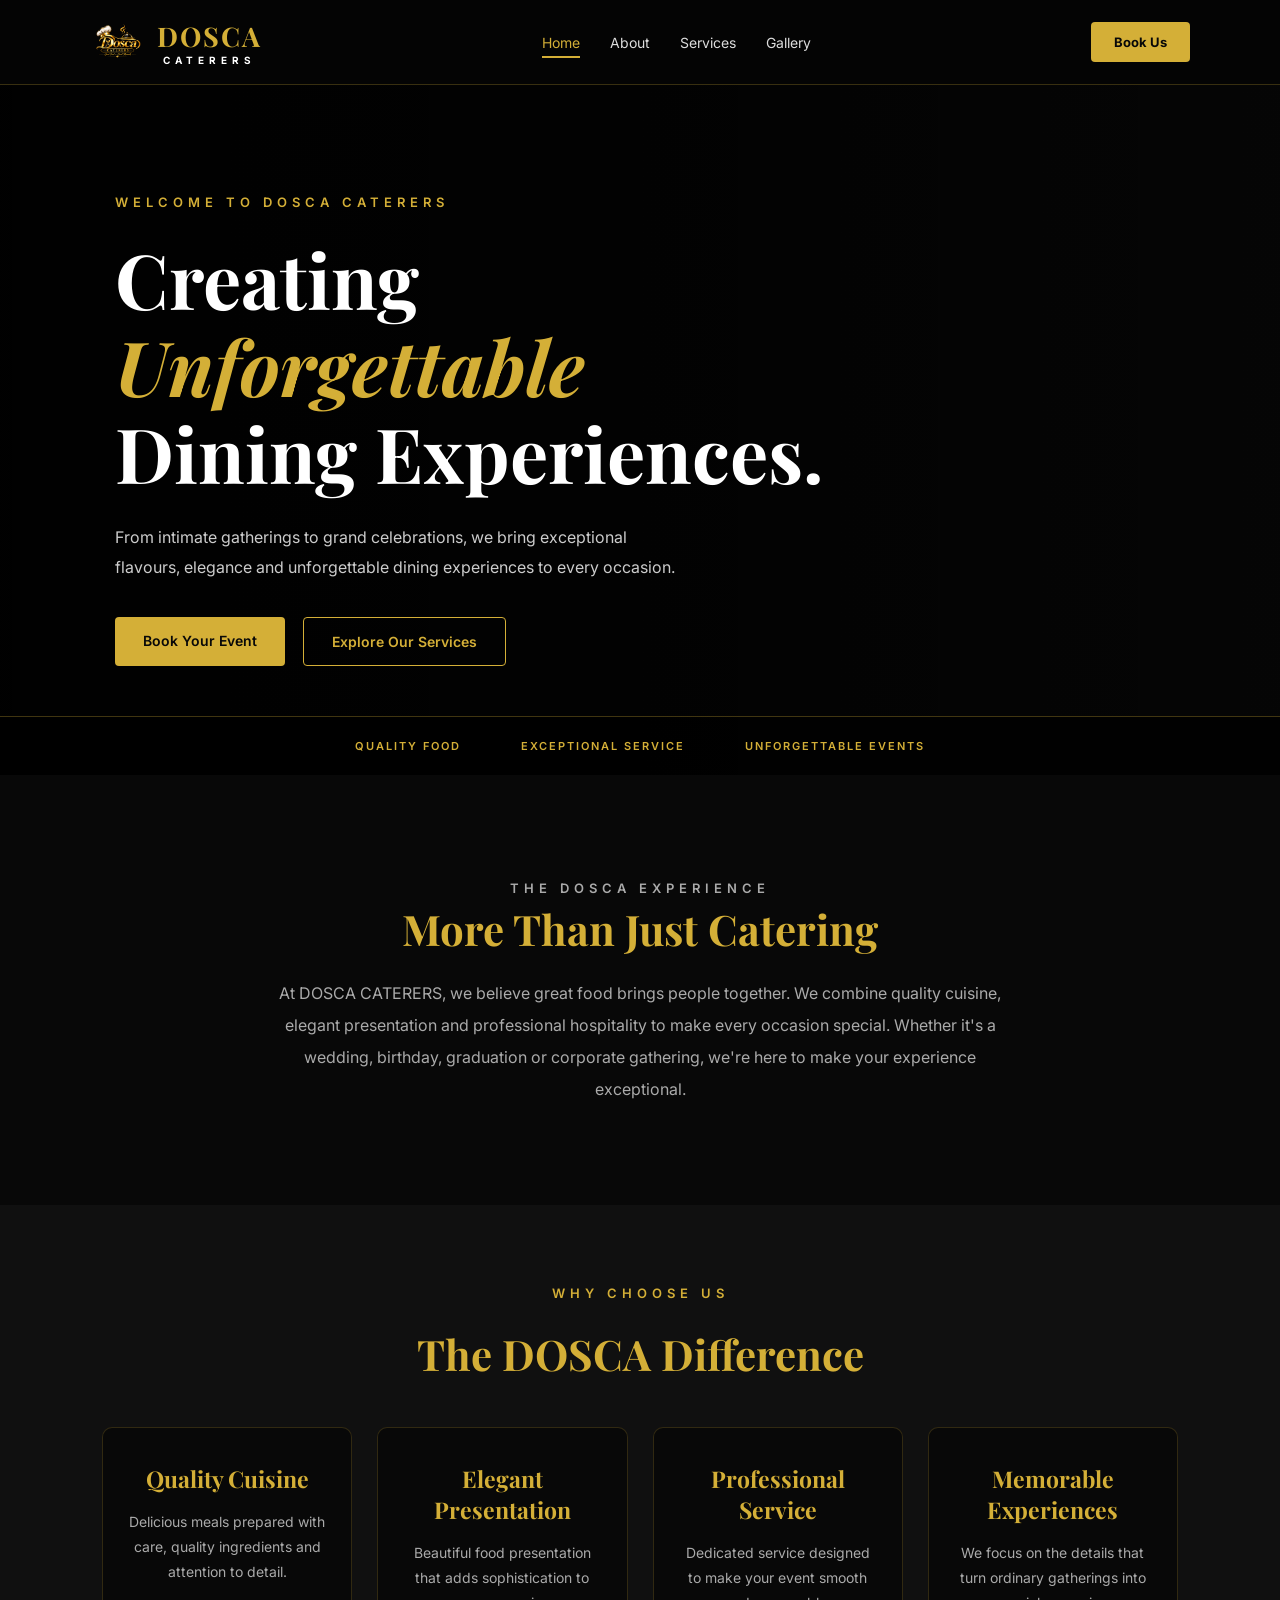
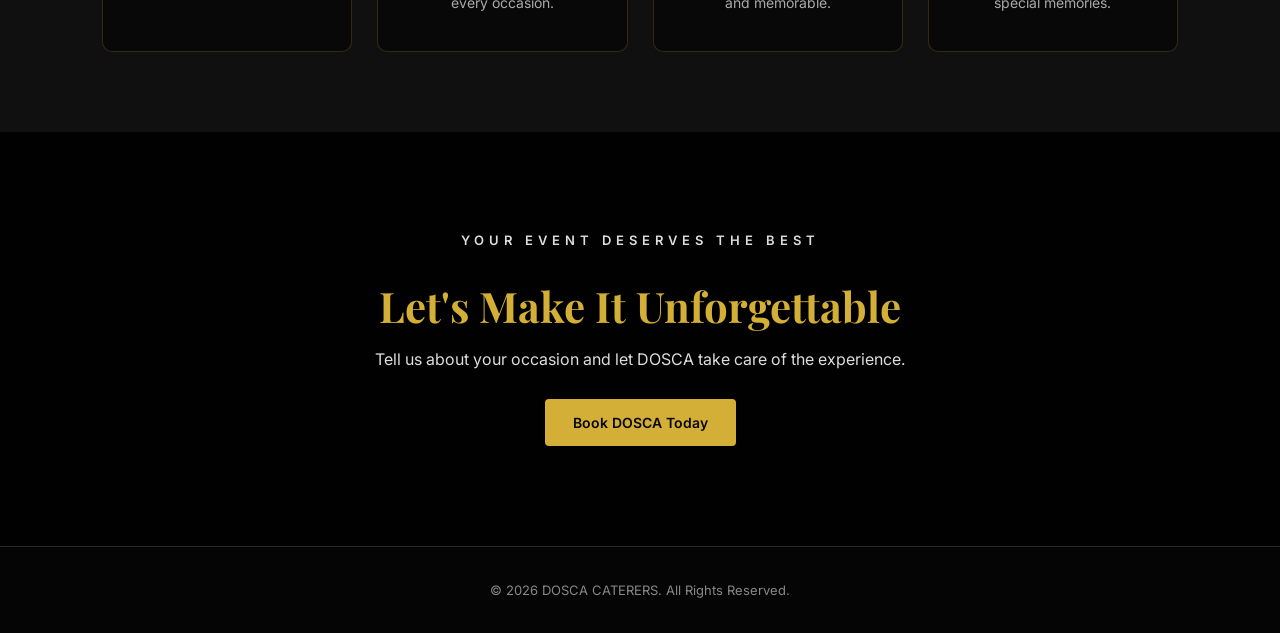
<file: index.html>
<!DOCTYPE html>
<html lang="en">

<head>
    <meta charset="UTF-8">
    <meta name="viewport" content="width=device-width, initial-scale=1.0">

    <title>DOSCA CATERERS | Excellence in Every Serving</title>

    <link rel="icon" type="image/png" href="Dosca Luxury Catering Emblem.png">

    <link rel="preconnect" href="https://fonts.googleapis.com">
    <link rel="preconnect" href="https://fonts.gstatic.com" crossorigin>

    <link href="https://fonts.googleapis.com/css2?family=Playfair+Display:wght@500;600;700;800&family=Inter:wght@300;400;500;600;700&display=swap" rel="stylesheet">

    <style>

        * {
            margin: 0;
            padding: 0;
            box-sizing: border-box;
        }

        :root {
            --gold: #d4af37;
            --dark: #080808;
            --light-dark: #111;
            --white: #ffffff;
        }

        html {
            scroll-behavior: smooth;
        }

        body {
            background: var(--dark);
            color: var(--white);
            font-family: 'Inter', sans-serif;
        }

        /* NAVIGATION */

        .navbar {
            width: 100%;
            min-height: 85px;
            padding: 12px 7%;
            display: flex;
            justify-content: space-between;
            align-items: center;
            background: rgba(5,5,5,0.97);
            border-bottom: 1px solid rgba(212,175,55,0.25);
            position: sticky;
            top: 0;
            z-index: 1000;
        }

        .logo {
            display: flex;
            align-items: center;
            gap: 12px;
            text-decoration: none;
            color: var(--gold);
            font-family: 'Playfair Display', serif;
            font-size: 27px;
            font-weight: 700;
            letter-spacing: 2px;
        }

        .logo img {
            width: 55px;
            height: 55px;
            object-fit: contain;
        }

        .logo small {
            display: block;
            font-family: 'Inter', sans-serif;
            font-size: 10px;
            letter-spacing: 5px;
            color: white;
            text-align: center;
        }

        .navbar nav {
            display: flex;
            align-items: center;
            gap: 30px;
        }

        .navbar nav a {
            text-decoration: none;
            color: #ddd;
            font-size: 14px;
            transition: 0.3s;
            position: relative;
        }

        .navbar nav a::after {
            content: "";
            position: absolute;
            width: 0;
            height: 2px;
            background: var(--gold);
            bottom: -7px;
            left: 0;
            transition: 0.3s;
        }

        .navbar nav a:hover::after,
        .navbar nav a.active::after {
            width: 100%;
        }

        .navbar nav a:hover,
        .navbar nav a.active {
            color: var(--gold);
        }

        .nav-button {
            text-decoration: none;
            color: #080808;
            background: var(--gold);
            padding: 12px 23px;
            border-radius: 4px;
            font-size: 13px;
            font-weight: 700;
            transition: 0.3s;
        }

        .nav-button:hover {
            background: white;
            transform: translateY(-3px);
        }

        /* HERO SECTION */

        .hero {
            min-height: 690px;
            position: relative;
            display: flex;
            align-items: center;
            padding: 80px 9%;

            background:
                linear-gradient(
                    90deg,
                    rgba(0,0,0,0.94) 0%,
                    rgba(0,0,0,0.75) 50%,
                    rgba(0,0,0,0.35) 100%
                ),
                url("https://images.unsplash.com/photo-1519167758481-83f550bb49b3?w=2000")
                center/cover no-repeat;
        }

        .hero-content {
            max-width: 750px;
            animation: slideUp 1s ease;
        }

        .subtitle {
            color: var(--gold);
            font-size: 13px;
            font-weight: 600;
            letter-spacing: 5px;
            margin-bottom: 25px;
        }

        .hero h1 {
            font-family: 'Playfair Display', serif;
            font-size: clamp(42px, 6vw, 76px);
            line-height: 1.15;
            margin-bottom: 25px;
        }

        .hero h1 span {
            color: var(--gold);
            font-style: italic;
        }

        .hero-text {
            max-width: 570px;
            color: #ccc;
            font-size: 16px;
            line-height: 1.9;
            margin-bottom: 35px;
        }

        /* HERO BUTTONS */

        .hero-buttons {
            display: flex;
            flex-wrap: wrap;
            gap: 18px;
        }

        .primary-button,
        .secondary-button {
            display: inline-block;
            text-decoration: none;
            padding: 15px 28px;
            border-radius: 4px;
            font-weight: 600;
            font-size: 14px;
            transition: 0.3s;
        }

        .primary-button {
            background: var(--gold);
            color: #080808;
        }

        .primary-button:hover {
            background: white;
            transform: translateY(-4px);
        }

        .secondary-button {
            border: 1px solid var(--gold);
            color: var(--gold);
        }

        .secondary-button:hover {
            background: var(--gold);
            color: #080808;
            transform: translateY(-4px);
        }

        /* HERO BOTTOM */

        .hero-bottom {
            position: absolute;
            bottom: 0;
            left: 0;
            width: 100%;
            display: flex;
            justify-content: center;
            flex-wrap: wrap;
            gap: 60px;
            padding: 22px 15px;
            background: rgba(0,0,0,0.8);
            border-top: 1px solid rgba(212,175,55,0.3);
        }

        .hero-bottom span {
            color: var(--gold);
            font-size: 11px;
            letter-spacing: 2px;
            font-weight: 600;
        }

        /* INTRODUCTION */

        .intro {
            padding: 100px 8%;
            text-align: center;
        }

        .section-title {
            font-family: 'Playfair Display', serif;
            font-size: 42px;
            color: var(--gold);
            margin-bottom: 20px;
        }

        .intro p {
            max-width: 750px;
            margin: auto;
            color: #aaa;
            line-height: 2;
        }

        /* FEATURE CARDS */

        .features {
            padding: 80px 8%;
            background: #101010;
            text-align: center;
        }

        .feature-grid {
            display: grid;
            grid-template-columns: repeat(auto-fit, minmax(230px, 1fr));
            gap: 25px;
            margin-top: 45px;
        }

        .feature-card {
            padding: 35px 25px;
            background: #080808;
            border: 1px solid rgba(212,175,55,0.2);
            border-radius: 10px;
            transition: 0.4s;
        }

        .feature-card:hover {
            transform: translateY(-8px);
            border-color: var(--gold);
            box-shadow: 0 12px 30px rgba(212,175,55,0.1);
        }

        .feature-card h3 {
            font-family: 'Playfair Display', serif;
            color: var(--gold);
            font-size: 23px;
            margin-bottom: 15px;
        }

        .feature-card p {
            color: #aaa;
            font-size: 14px;
            line-height: 1.8;
        }

        /* CTA */

        .cta {
            padding: 100px 20px;
            text-align: center;
            background:
                linear-gradient(rgba(0,0,0,0.85), rgba(0,0,0,0.9)),
                url("https://images.unsplash.com/photo-1511795409834-ef04bbd61622?w=1600")
                center/cover;
        }

        .cta h2 {
            font-family: 'Playfair Display', serif;
            font-size: 42px;
            color: var(--gold);
            margin-bottom: 15px;
        }

        .cta p {
            color: #ddd;
            margin-bottom: 30px;
        }

        /* FOOTER */

        footer {
            padding: 35px 20px;
            text-align: center;
            background: #050505;
            border-top: 1px solid rgba(212,175,55,0.2);
        }

        footer p {
            color: #888;
            font-size: 13px;
        }

        /* ANIMATION */

        @keyframes slideUp {
            from {
                opacity: 0;
                transform: translateY(35px);
            }

            to {
                opacity: 1;
                transform: translateY(0);
            }
        }

        /* MOBILE */

        @media(max-width: 850px) {

            .navbar {
                flex-wrap: wrap;
                justify-content: center;
                gap: 18px;
            }

            .navbar nav {
                justify-content: center;
                flex-wrap: wrap;
                gap: 18px;
            }

            .hero {
                min-height: 650px;
                padding: 70px 7%;
            }

            .hero-bottom {
                gap: 18px;
            }

        }

        @media(max-width: 500px) {

            .hero h1 {
                font-size: 42px;
            }

            .hero-text {
                font-size: 14px;
            }

            .hero-bottom span {
                font-size: 9px;
            }

            .section-title {
                font-size: 32px;
            }

            .cta h2 {
                font-size: 32px;
            }

        }

    </style>

</head>

<body>

    <!-- NAVIGATION -->

    <header class="navbar">

        <a href="index.html" class="logo">

            <img src="Dosca Luxury Catering Emblem.png" alt="DOSCA Logo">

            <span>
                DOSCA
                <small>CATERERS</small>
            </span>

        </a>


        <nav>

            <a href="index.html" class="active">Home</a>

            <a href="about.html">About</a>

            <a href="services.html">Services</a>

          

            <a href="gallery.html">Gallery</a>

        </nav>


        <a href="booking.html" class="nav-button">
            Book Us
        </a>

    </header>


    <main>

        <!-- HERO -->

        <section class="hero">

            <div class="hero-content">

                <p class="subtitle">
                    WELCOME TO DOSCA CATERERS
                </p>

                <h1>
                    Creating <span>Unforgettable</span><br>
                    Dining Experiences.
                </h1>

                <p class="hero-text">
                    From intimate gatherings to grand celebrations,
                    we bring exceptional flavours, elegance and
                    unforgettable dining experiences to every occasion.
                </p>

                <div class="hero-buttons">

                    <a href="booking.html" class="primary-button">
                        Book Your Event
                    </a>

                    <a href="services.html" class="secondary-button">
                        Explore Our Services
                    </a>

                </div>

            </div>


            <div class="hero-bottom">

                <span>QUALITY FOOD</span>

                <span>EXCEPTIONAL SERVICE</span>

                <span>UNFORGETTABLE EVENTS</span>

            </div>

        </section>


        <!-- INTRODUCTION -->

        <section class="intro">

            <p class="subtitle">THE DOSCA EXPERIENCE</p>

            <h2 class="section-title">
                More Than Just Catering
            </h2>

            <p>
                At DOSCA CATERERS, we believe great food brings people
                together. We combine quality cuisine, elegant presentation
                and professional hospitality to make every occasion special.

                Whether it's a wedding, birthday, graduation or corporate
                gathering, we're here to make your experience exceptional.
            </p>

        </section>


        <!-- FEATURES -->

        <section class="features">

            <p class="subtitle">WHY CHOOSE US</p>

            <h2 class="section-title">
                The DOSCA Difference
            </h2>

            <div class="feature-grid">

                <div class="feature-card">

                    <h3>Quality Cuisine</h3>

                    <p>
                        Delicious meals prepared with care,
                        quality ingredients and attention to detail.
                    </p>

                </div>


                <div class="feature-card">

                    <h3>Elegant Presentation</h3>

                    <p>
                        Beautiful food presentation that adds
                        sophistication to every occasion.
                    </p>

                </div>


                <div class="feature-card">

                    <h3>Professional Service</h3>

                    <p>
                        Dedicated service designed to make
                        your event smooth and memorable.
                    </p>

                </div>


                <div class="feature-card">

                    <h3>Memorable Experiences</h3>

                    <p>
                        We focus on the details that turn
                        ordinary gatherings into special memories.
                    </p>

                </div>

            </div>

        </section>


        <!-- CALL TO ACTION -->

        <section class="cta">

            <p class="subtitle">YOUR EVENT DESERVES THE BEST</p>

            <h2>Let's Make It Unforgettable</h2>

            <p>
                Tell us about your occasion and let DOSCA
                take care of the experience.
            </p>

            <a href="booking.html" class="primary-button">
                Book DOSCA Today
            </a>

        </section>

    </main>


    <!-- FOOTER -->

    <footer>

        <p>
            &copy; 2026 DOSCA CATERERS.
            All Rights Reserved.
        </p>

    </footer>


</body>

</html>
</file>
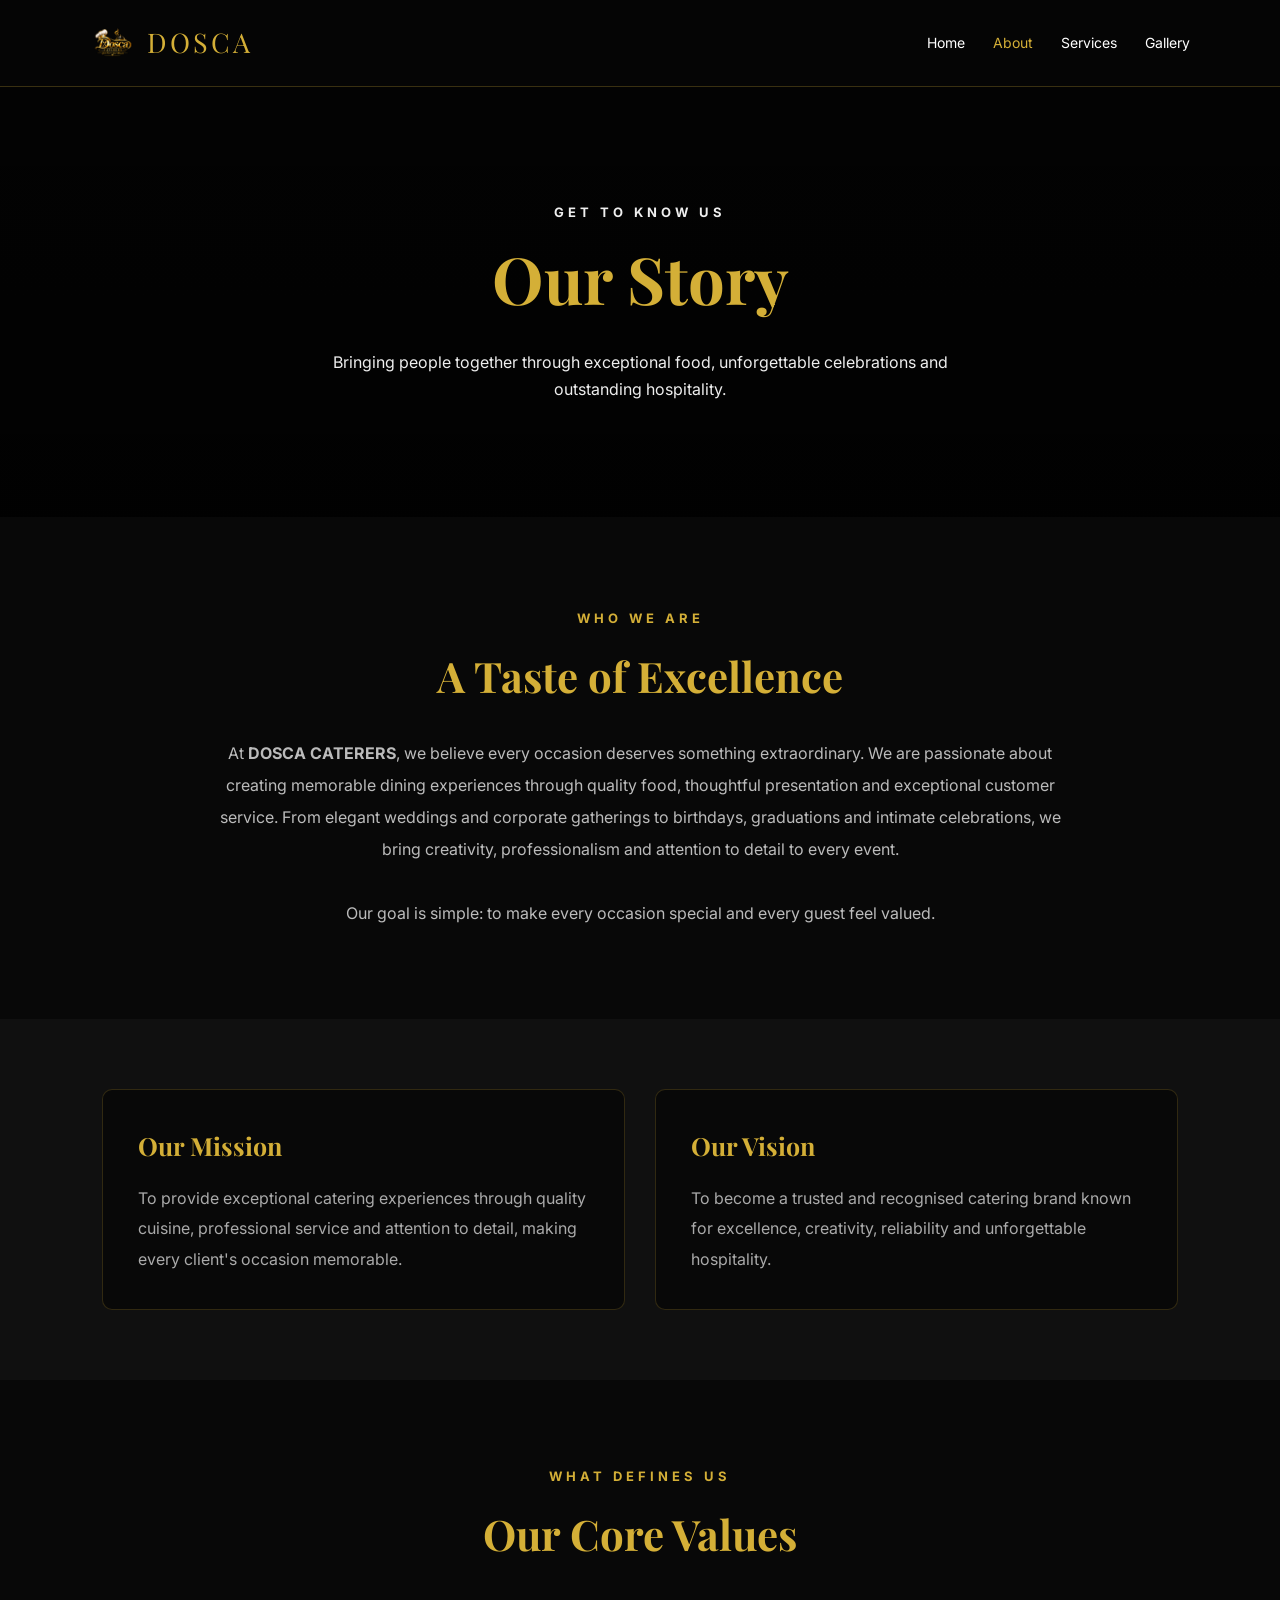
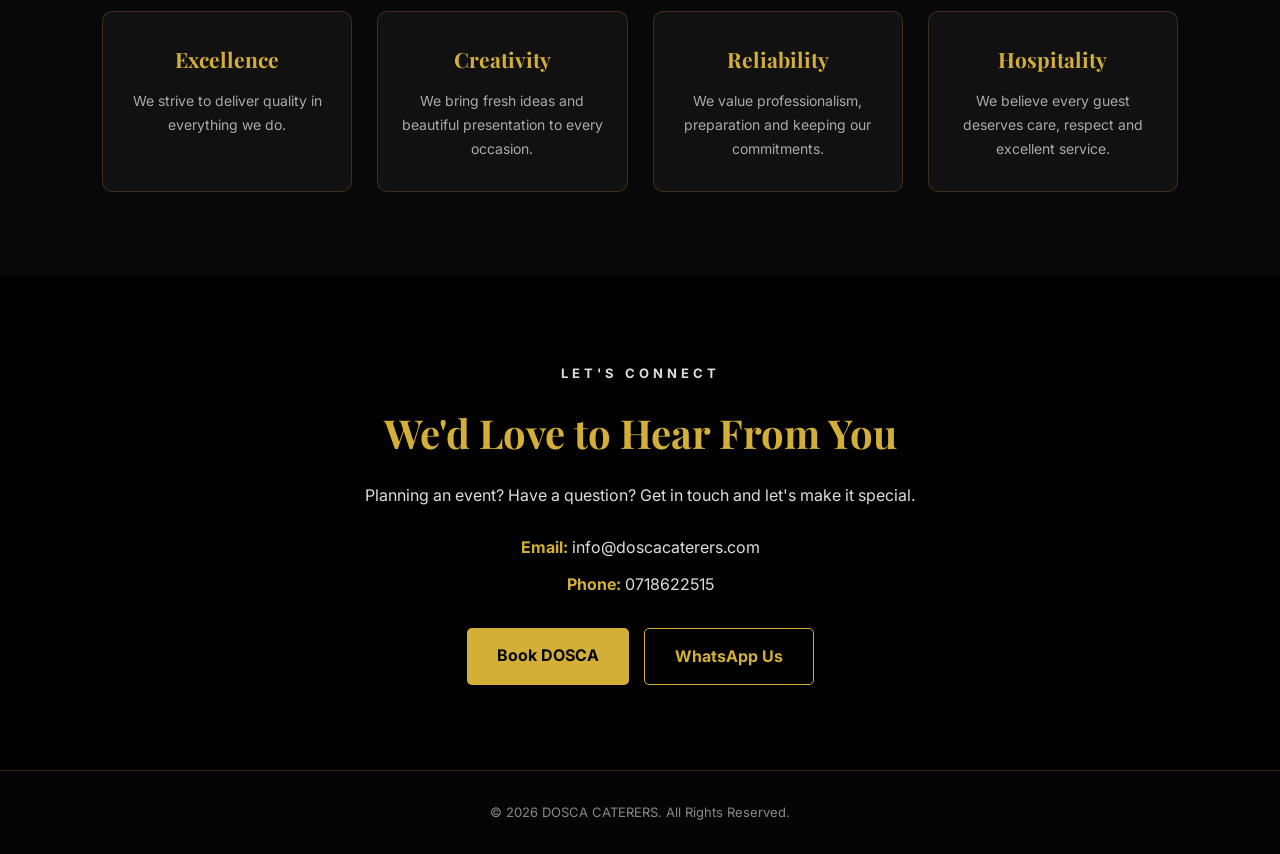
<file: about.html>
<!DOCTYPE html>
<html lang="en">

<head>
    <meta charset="UTF-8">
    <meta name="viewport" content="width=device-width, initial-scale=1.0">

    <title>About Us | DOSCA CATERERS</title>

    <link rel="icon" type="image/png" href="Dosca Luxury Catering Emblem.png">

    <link rel="preconnect" href="https://fonts.googleapis.com">
    <link rel="preconnect" href="https://fonts.gstatic.com" crossorigin>

    <link href="https://fonts.googleapis.com/css2?family=Playfair+Display:wght@500;600;700&family=Inter:wght@400;500;600;700&display=swap" rel="stylesheet">

    <style>

        * {
            margin: 0;
            padding: 0;
            box-sizing: border-box;
        }

        body {
            background: #080808;
            color: white;
            font-family: 'Inter', sans-serif;
            line-height: 1.7;
        }

        :root {
            --gold: #d4af37;
            --dark: #080808;
            --light-dark: #111;
        }

        /* NAVIGATION */

        .navbar {
            display: flex;
            justify-content: space-between;
            align-items: center;
            padding: 20px 7%;
            background: #050505;
            border-bottom: 1px solid rgba(212,175,55,0.25);
        }

        .logo {
            display: flex;
            align-items: center;
            gap: 12px;
            font-family: 'Playfair Display', serif;
            font-size: 27px;
            color: var(--gold);
            letter-spacing: 3px;
        }

        .logo img {
            width: 45px;
            height: 45px;
            object-fit: contain;
        }

        .navbar ul {
            display: flex;
            list-style: none;
            gap: 28px;
        }

        .navbar a {
            text-decoration: none;
            color: white;
            font-size: 14px;
            transition: 0.3s;
        }

        .navbar a:hover,
        .navbar a.active {
            color: var(--gold);
        }

        /* HERO */

        .hero {
            min-height: 430px;
            display: flex;
            justify-content: center;
            align-items: center;
            text-align: center;
            padding: 50px 20px;

            background:
                linear-gradient(rgba(0,0,0,0.65), rgba(0,0,0,0.85)),
                url("https://images.unsplash.com/photo-1517248135467-4c7edcad34c4?w=1800")
                center/cover;
        }

        .hero h1 {
            font-family: 'Playfair Display', serif;
            font-size: clamp(40px, 6vw, 65px);
            color: var(--gold);
            margin-bottom: 15px;
        }

        .hero p {
            max-width: 650px;
            margin: auto;
            color: #eee;
        }

        .subtitle {
            color: var(--gold);
            letter-spacing: 4px;
            font-size: 13px;
            font-weight: bold;
            margin-bottom: 12px;
        }

        /* INTRODUCTION */

        .intro {
            padding: 90px 8%;
            text-align: center;
        }

        .section-title {
            font-family: 'Playfair Display', serif;
            color: var(--gold);
            font-size: 42px;
            margin-bottom: 25px;
        }

        .intro-text {
            max-width: 850px;
            margin: auto;
            color: #bbb;
            font-size: 16px;
            line-height: 2;
        }

        /* MISSION AND VISION */

        .purpose {
            padding: 70px 8%;
            background: #101010;
        }

        .purpose-grid {
            display: grid;
            grid-template-columns: repeat(auto-fit, minmax(260px, 1fr));
            gap: 30px;
        }

        .purpose-card {
            background: #080808;
            padding: 35px;
            border: 1px solid rgba(212,175,55,0.2);
            border-radius: 10px;
            transition: 0.4s;
        }

        .purpose-card:hover {
            transform: translateY(-8px);
            border-color: var(--gold);
            box-shadow: 0 10px 30px rgba(212,175,55,0.1);
        }

        .purpose-card h3 {
            color: var(--gold);
            font-family: 'Playfair Display', serif;
            font-size: 25px;
            margin-bottom: 15px;
        }

        .purpose-card p {
            color: #aaa;
            line-height: 1.9;
        }

        /* VALUES */

        .values {
            padding: 85px 8%;
            text-align: center;
        }

        .values-grid {
            display: grid;
            grid-template-columns: repeat(auto-fit, minmax(200px, 1fr));
            gap: 25px;
            margin-top: 40px;
        }

        .value-card {
            padding: 30px 20px;
            background: #111;
            border: 1px solid rgba(212,175,55,0.2);
            border-radius: 10px;
            transition: 0.3s;
        }

        .value-card:hover {
            transform: translateY(-7px);
            border-color: var(--gold);
        }

        .value-card h3 {
            color: var(--gold);
            font-family: 'Playfair Display', serif;
            font-size: 21px;
            margin-bottom: 12px;
        }

        .value-card p {
            color: #aaa;
            font-size: 14px;
        }

        /* CONTACT */

        .contact {
            padding: 85px 20px;
            text-align: center;
            background:
                linear-gradient(rgba(0,0,0,0.85), rgba(0,0,0,0.9)),
                url("https://images.unsplash.com/photo-1511795409834-ef04bbd61622?w=1600")
                center/cover;
        }

        .contact h2 {
            font-family: 'Playfair Display', serif;
            color: var(--gold);
            font-size: 40px;
            margin-bottom: 15px;
        }

        .contact p {
            color: #ddd;
            margin-bottom: 15px;
        }

        .contact-details {
            margin: 25px 0;
        }

        .contact-details p {
            margin: 10px;
        }

        .contact-details strong {
            color: var(--gold);
        }

        .buttons {
            display: flex;
            justify-content: center;
            flex-wrap: wrap;
            gap: 15px;
            margin-top: 30px;
        }

        .btn {
            display: inline-block;
            padding: 14px 30px;
            background: var(--gold);
            color: #080808;
            text-decoration: none;
            border-radius: 5px;
            font-weight: bold;
            transition: 0.3s;
        }

        .btn:hover {
            background: white;
            transform: translateY(-4px);
        }

        .btn-outline {
            background: transparent;
            color: var(--gold);
            border: 1px solid var(--gold);
        }

        .btn-outline:hover {
            background: var(--gold);
            color: #080808;
        }

        /* FOOTER */

        footer {
            padding: 30px 20px;
            text-align: center;
            background: #050505;
            border-top: 1px solid rgba(212,175,55,0.2);
        }

        footer p {
            color: #888;
            font-size: 13px;
        }

        /* MOBILE */

        @media(max-width: 700px) {

            .navbar {
                flex-direction: column;
                gap: 18px;
            }

            .navbar ul {
                flex-wrap: wrap;
                justify-content: center;
                gap: 15px;
            }

            .section-title {
                font-size: 33px;
            }

            .intro {
                padding: 60px 6%;
            }

            .purpose,
            .values {
                padding: 60px 6%;
            }

        }

    </style>

</head>

<body>

    <!-- NAVIGATION -->

    <header>

        <nav class="navbar">

            <div class="logo">
                <img src="Dosca Luxury Catering Emblem.png" alt="DOSCA Emblem">
                DOSCA
            </div>

            <ul>
                <li><a href="index.html">Home</a></li>
                <li><a href="about.html" class="active">About</a></li>
                <li><a href="services.html">Services</a></li>
          
                <li><a href="gallery.html">Gallery</a></li>
               
            </ul>

        </nav>

    </header>


    <!-- HERO -->

    <section class="hero">

        <div>

            <p class="subtitle">GET TO KNOW US</p>

            <h1>Our Story</h1>

            <p>
                Bringing people together through exceptional food,
                unforgettable celebrations and outstanding hospitality.
            </p>

        </div>

    </section>


    <!-- ABOUT US -->

    <section class="intro">

        <p class="subtitle">WHO WE ARE</p>

        <h2 class="section-title">A Taste of Excellence</h2>

        <p class="intro-text">

            At <strong>DOSCA CATERERS</strong>, we believe every occasion
            deserves something extraordinary.

            We are passionate about creating memorable dining experiences
            through quality food, thoughtful presentation and exceptional
            customer service.

            From elegant weddings and corporate gatherings to birthdays,
            graduations and intimate celebrations, we bring creativity,
            professionalism and attention to detail to every event.

            <br><br>

            Our goal is simple: to make every occasion special
            and every guest feel valued.

        </p>

    </section>


    <!-- MISSION AND VISION -->

    <section class="purpose">

        <div class="purpose-grid">

            <div class="purpose-card">

                <h3>Our Mission</h3>

                <p>
                    To provide exceptional catering experiences through
                    quality cuisine, professional service and attention
                    to detail, making every client's occasion memorable.
                </p>

            </div>


            <div class="purpose-card">

                <h3>Our Vision</h3>

                <p>
                    To become a trusted and recognised catering brand
                    known for excellence, creativity, reliability
                    and unforgettable hospitality.
                </p>

            </div>

        </div>

    </section>


    <!-- OUR VALUES -->

    <section class="values">

        <p class="subtitle">WHAT DEFINES US</p>

        <h2 class="section-title">Our Core Values</h2>

        <div class="values-grid">

            <div class="value-card">

                <h3>Excellence</h3>

                <p>
                    We strive to deliver quality in everything we do.
                </p>

            </div>


            <div class="value-card">

                <h3>Creativity</h3>

                <p>
                    We bring fresh ideas and beautiful presentation
                    to every occasion.
                </p>

            </div>


            <div class="value-card">

                <h3>Reliability</h3>

                <p>
                    We value professionalism, preparation
                    and keeping our commitments.
                </p>

            </div>


            <div class="value-card">

                <h3>Hospitality</h3>

                <p>
                    We believe every guest deserves care,
                    respect and excellent service.
                </p>

            </div>

        </div>

    </section>


    <!-- CONTACT -->

    <section class="contact">

        <p class="subtitle">LET'S CONNECT</p>

        <h2>We'd Love to Hear From You</h2>

        <p>
            Planning an event? Have a question?
            Get in touch and let's make it special.
        </p>

        <div class="contact-details">

            <p>
                <strong>Email:</strong>
                info@doscacaterers.com
            </p>

            <p>
                <strong>Phone:</strong>
                0718622515
            </p>

        </div>

        <div class="buttons">

            <a href="booking.html" class="btn">
                Book DOSCA
            </a>

            <a href="https://wa.me/254718622515"
               target="_blank"
               rel="noopener"
               class="btn btn-outline">
                WhatsApp Us
            </a>

        </div>

    </section>


    <!-- FOOTER -->

    <footer>

        <p>
            &copy; 2026 DOSCA CATERERS.
            All Rights Reserved.
        </p>

    </footer>


</body>

</html>
</file>
